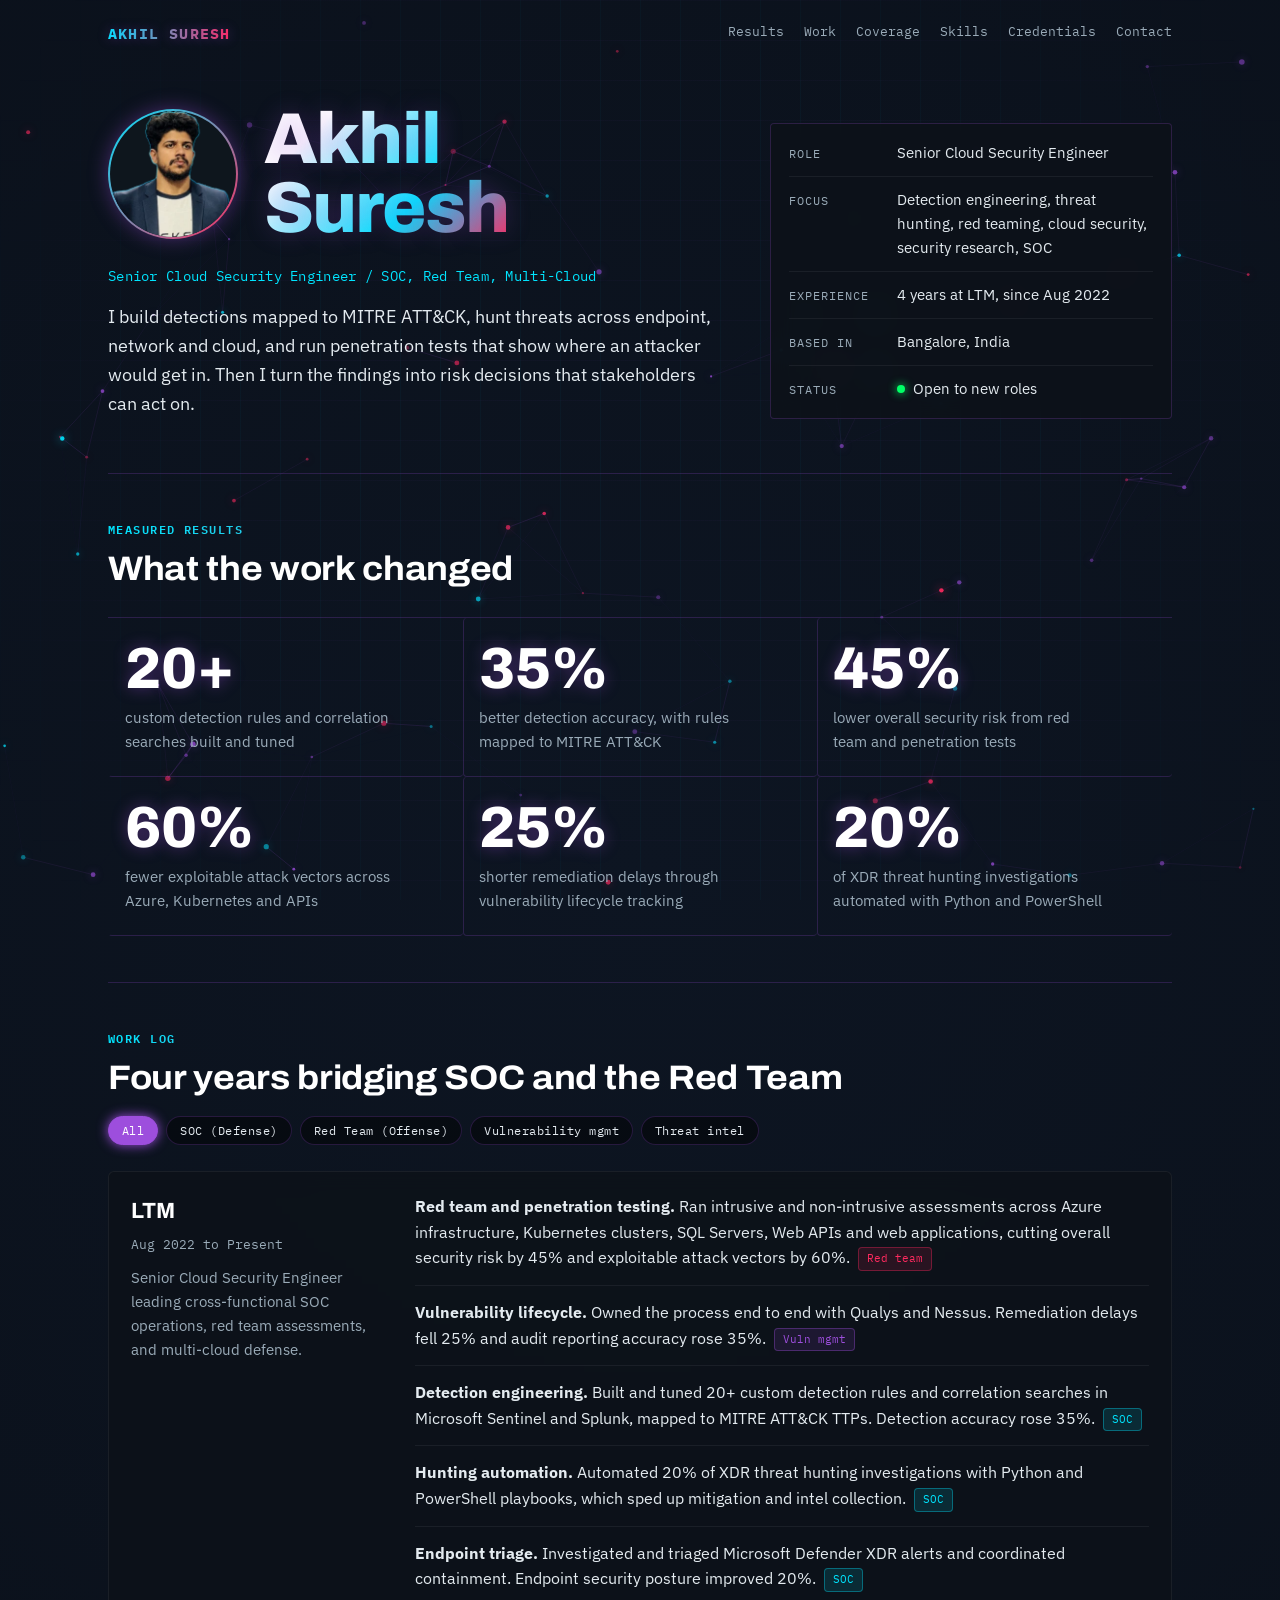
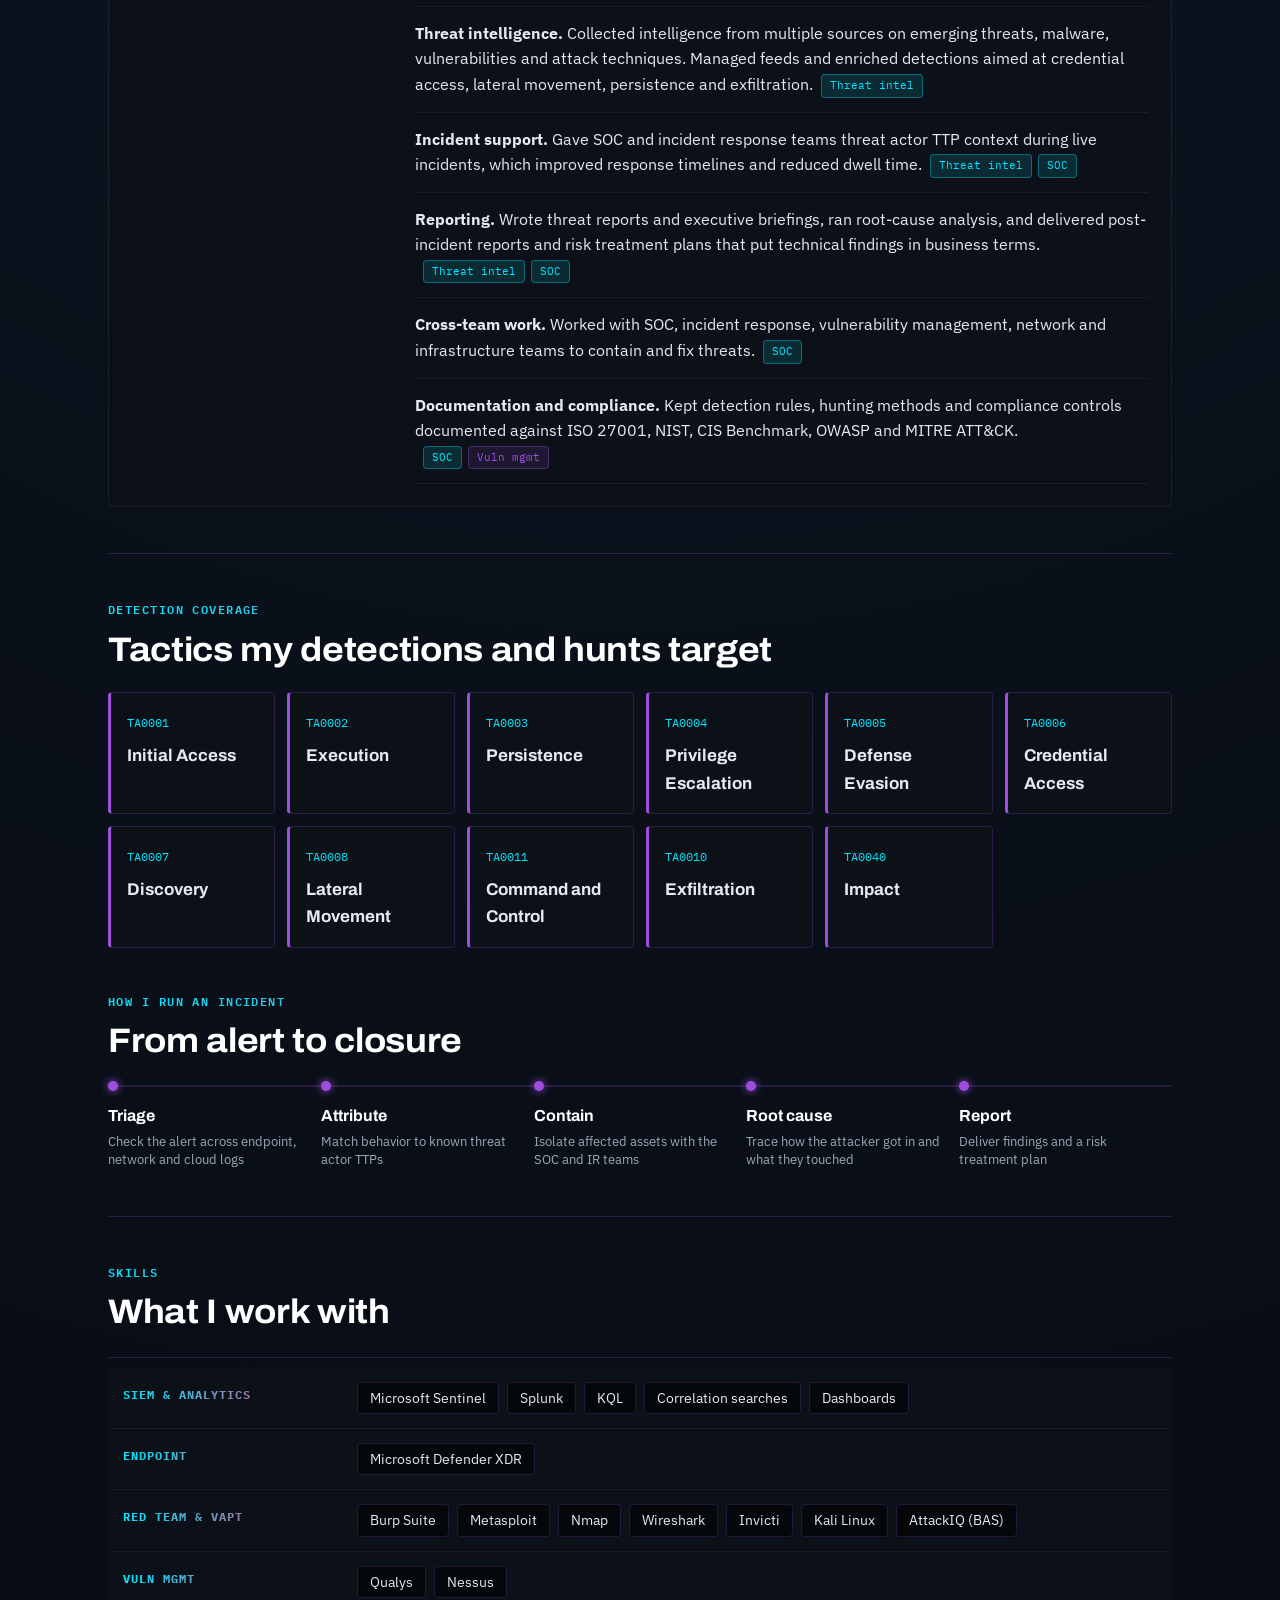
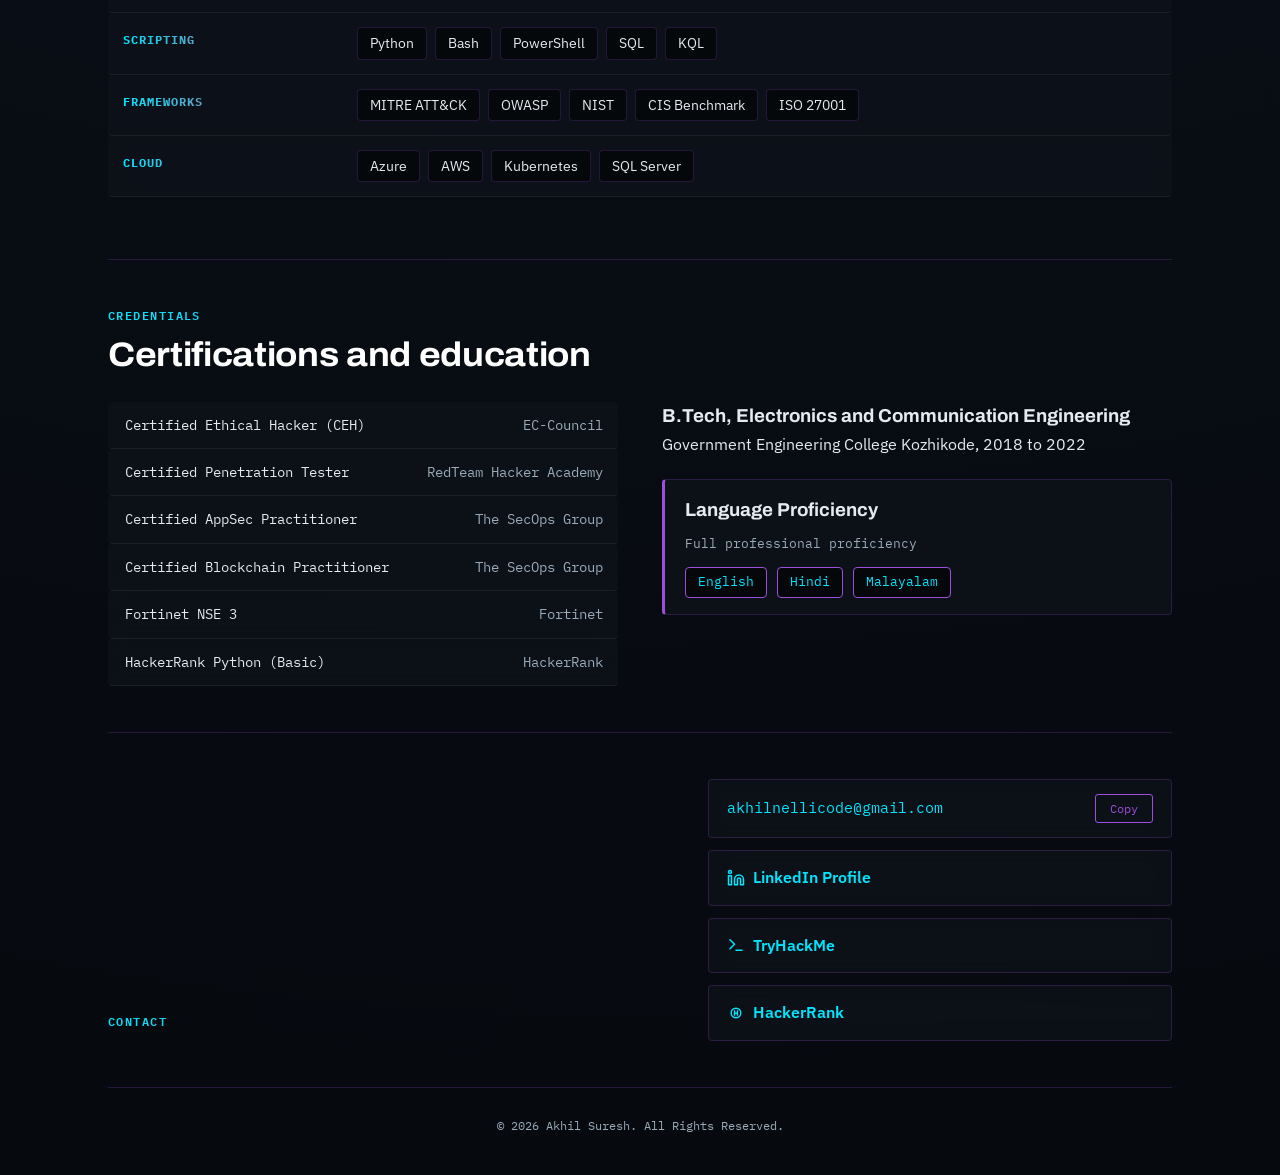
<file: index.html>
<!doctype html>
<html lang="en">
<head>
<meta charset="utf8">
<meta name="viewport" content="width=device-width,initial-scale=1,viewport-fit=cover">
<title>Akhil Suresh - Portfolio</title>
<!-- Custom Neon AS monogram favicon -->
<link rel="icon" type="image/svg+xml" href="data:image/svg+xml,%3Csvg%20xmlns%3D%22http%3A%2F%2Fwww.w3.org%2F2000%2Fsvg%22%20viewBox%3D%220%200%2064%2064%22%3E%3Cdefs%3E%3ClinearGradient%20id%3D%22n%22%20x1%3D%220%22%20y1%3D%220%22%20x2%3D%221%22%20y2%3D%221%22%3E%3Cstop%20offset%3D%220%25%22%20stop-color%3D%22%2300f5ff%22%2F%3E%3Cstop%20offset%3D%22100%25%22%20stop-color%3D%22%23a855f7%22%2F%3E%3C%2FlinearGradient%3E%3C%2Fdefs%3E%3Crect%20width%3D%2264%22%20height%3D%2264%22%20rx%3D%2215%22%20fill%3D%22%23080d18%22%2F%3E%3Crect%20x%3D%222%22%20y%3D%222%22%20width%3D%2260%22%20height%3D%2260%22%20rx%3D%2214%22%20fill%3D%22none%22%20stroke%3D%22%2326364c%22%20stroke-width%3D%221.5%22%2F%3E%3Cpath%20d%3D%22M10%2045%2022%2017%2034%2045%20M15%2035%20H29%22%20fill%3D%22none%22%20stroke%3D%22%2300f5ff%22%20stroke-width%3D%224.5%22%20stroke-linecap%3D%22round%22%20stroke-linejoin%3D%22round%22%2F%3E%3Cpath%20d%3D%22M52%2022%20C45%2014%2032%2018%2035%2026%20C37%2031%2048%2030%2049%2037%20C50%2045%2038%2049%2031%2041%22%20fill%3D%22none%22%20stroke%3D%22url%28%23n%29%22%20stroke-width%3D%224.5%22%20stroke-linecap%3D%22round%22%20stroke-linejoin%3D%22round%22%2F%3E%3C%2Fsvg%3E">
<link rel="preconnect" href="https://fonts.googleapis.com">
<link rel="preconnect" href="https://fonts.gstatic.com" crossorigin>
<link rel="stylesheet" href="https://fonts.googleapis.com/css2?family=Archivo:wdth,wght@100..125,400..800&family=IBM+Plex+Sans:wght@400;500;600&family=IBM+Plex+Mono:wght@400;500&display=swap">
<!-- External Cybersec Dual Theme Stylesheet -->
<link rel="stylesheet" href="style.css">
</head>
<body>

<!-- Live Cyber Matrix Interactive Background -->
<canvas id="cyber-canvas"></canvas>
<div class="cyber-grid-overlay"></div>

<!-- Futuristic Cybersec Loading Screen with Calibrated Delay -->
<div id="page-loader" aria-live="polite">
  <div class="loader-backdrop-glow"></div>
  <div class="loader-content">
    <div class="cyber-radar-wrapper">
      <div class="dual-ring"></div>
      <div class="radar-scan"></div>
      <div class="radar-core-icon">
        <svg viewBox="0 0 24 24" fill="none" stroke="currentColor" stroke-width="1.8" stroke-linecap="round" stroke-linejoin="round">
          <path d="M12 22s8-4 8-10V5l-8-3-8 3v7c0 6 8 10 8 10z"/>
          <path d="m9 12 2 2 4-4"/>
        </svg>
      </div>
    </div>

    <div class="loader-meta">
      <div class="loader-status">
        <span class="status-indicator"></span>
        <span id="loader-step-text">Initializing Defense Grid...</span>
      </div>
      <div class="cyber-progress">
        <div class="cyber-progress-bar"></div>
      </div>
      <div class="loader-info-row">
        <span class="sec-tag">SECOPS PROTOCOL v2.6</span>
        <span class="loader-pct-badge"><span id="loading-pct">00%</span></span>
      </div>
    </div>
  </div>
</div>

<!-- Tab Navigation Loader Bar -->
<div id="nav-loader"></div>

<div class="wrap">
  <header class="bar">
    <span class="mark">Akhil Suresh</span>
    <nav aria-label="Sections">
      <a href="#results">Results</a>
      <a href="#work">Work</a>
      <a href="#coverage">Coverage</a>
      <a href="#toolbox">Skills</a>
      <a href="#credentials">Credentials</a>
      <a href="#contact">Contact</a>
    </nav>
  </header>
</div>

<main>
<div class="wrap">
  <section class="hero" id="top">
    <div>
      <div class="hero-header">
        <img src="[data-uri]" alt="Akhil Suresh" class="hero-photo">
        <h1>Akhil<br>Suresh</h1>
      </div>
      <p class="role">Senior Cloud Security Engineer / SOC, Red Team, Multi-Cloud</p>
      <p class="lede">I build detections mapped to MITRE ATT&amp;CK, hunt threats across endpoint, network and cloud, and run penetration tests that show where an attacker would get in. Then I turn the findings into risk decisions that stakeholders can act on.</p>
    </div>
    <dl class="file">
      <div><dt>Role</dt><dd>Senior Cloud Security Engineer</dd></div>
      <div><dt>Focus</dt><dd>Detection engineering, threat hunting, red teaming, cloud security, security research, SOC</dd></div>
      <div><dt>Experience</dt><dd>4 years at LTM, since Aug 2022</dd></div>
      <div><dt>Based in</dt><dd>Bangalore, India</dd></div>
      <div><dt>Status</dt><dd class="live">Open to new roles</dd></div>
    </dl>
  </section>

  <section id="results">
    <p class="eyebrow">Measured results</p>
    <h2>What the work changed</h2>
    <div class="results">
      <div class="res"><b>20+</b><span>custom detection rules and correlation searches built and tuned</span></div>
      <div class="res"><b>35%</b><span>better detection accuracy, with rules mapped to MITRE ATT&amp;CK</span></div>
      <div class="res"><b>45%</b><span>lower overall security risk from red team and penetration tests</span></div>
      <div class="res"><b>60%</b><span>fewer exploitable attack vectors across Azure, Kubernetes and APIs</span></div>
      <div class="res"><b>25%</b><span>shorter remediation delays through vulnerability lifecycle tracking</span></div>
      <div class="res"><b>20%</b><span>of XDR threat hunting investigations automated with Python and PowerShell</span></div>
    </div>
  </section>

  <section id="work">
    <div class="head-row">
      <div>
        <p class="eyebrow">Work log</p>
        <h2>Four years bridging SOC and the Red Team</h2>
      </div>
      <div class="chips" role="group" aria-label="Filter work by area">
        <button class="chip" type="button" data-filter="all" aria-pressed="true">All</button>
        <button class="chip" type="button" data-filter="soc" aria-pressed="false">SOC (Defense)</button>
        <button class="chip" type="button" data-filter="red" aria-pressed="false">Red Team (Offense)</button>
        <button class="chip" type="button" data-filter="vuln" aria-pressed="false">Vulnerability mgmt</button>
        <button class="chip" type="button" data-filter="cti" aria-pressed="false">Threat intel</button>
      </div>
    </div>
    <article class="job">
      <div>
        <h3>LTM</h3>
        <p class="when">Aug 2022 to Present</p>
        <p class="what">Senior Cloud Security Engineer leading cross-functional SOC operations, red team assessments, and multi-cloud defense.</p>
      </div>
      <ul class="log" id="log">
        <li data-tags="red"><b>Red team and penetration testing.</b> Ran intrusive and non-intrusive assessments across Azure infrastructure, Kubernetes clusters, SQL Servers, Web APIs and web applications, cutting overall security risk by 45% and exploitable attack vectors by 60%.<span class="tags"><i class="tag-red">Red team</i></span></li>
        <li data-tags="vuln"><b>Vulnerability lifecycle.</b> Owned the process end to end with Qualys and Nessus. Remediation delays fell 25% and audit reporting accuracy rose 35%.<span class="tags"><i class="tag-purple">Vuln mgmt</i></span></li>
        <li data-tags="soc"><b>Detection engineering.</b> Built and tuned 20+ custom detection rules and correlation searches in Microsoft Sentinel and Splunk, mapped to MITRE ATT&amp;CK TTPs. Detection accuracy rose 35%.<span class="tags"><i class="tag-blue">SOC</i></span></li>
        <li data-tags="soc"><b>Hunting automation.</b> Automated 20% of XDR threat hunting investigations with Python and PowerShell playbooks, which sped up mitigation and intel collection.<span class="tags"><i class="tag-blue">SOC</i></span></li>
        <li data-tags="soc"><b>Endpoint triage.</b> Investigated and triaged Microsoft Defender XDR alerts and coordinated containment. Endpoint security posture improved 20%.<span class="tags"><i class="tag-blue">SOC</i></span></li>
        <li data-tags="cti"><b>Threat intelligence.</b> Collected intelligence from multiple sources on emerging threats, malware, vulnerabilities and attack techniques. Managed feeds and enriched detections aimed at credential access, lateral movement, persistence and exfiltration.<span class="tags"><i class="tag-blue">Threat intel</i></span></li>
        <li data-tags="cti soc"><b>Incident support.</b> Gave SOC and incident response teams threat actor TTP context during live incidents, which improved response timelines and reduced dwell time.<span class="tags"><i class="tag-blue">Threat intel</i><i class="tag-blue">SOC</i></span></li>
        <li data-tags="cti soc"><b>Reporting.</b> Wrote threat reports and executive briefings, ran root-cause analysis, and delivered post-incident reports and risk treatment plans that put technical findings in business terms.<span class="tags"><i class="tag-blue">Threat intel</i><i class="tag-blue">SOC</i></span></li>
        <li data-tags="soc"><b>Cross-team work.</b> Worked with SOC, incident response, vulnerability management, network and infrastructure teams to contain and fix threats.<span class="tags"><i class="tag-blue">SOC</i></span></li>
        <li data-tags="soc vuln"><b>Documentation and compliance.</b> Kept detection rules, hunting methods and compliance controls documented against ISO 27001, NIST, CIS Benchmark, OWASP and MITRE ATT&amp;CK.<span class="tags"><i class="tag-blue">SOC</i><i class="tag-purple">Vuln mgmt</i></span></li>
      </ul>
    </article>
  </section>

  <section id="coverage">
    <div class="two">
      <div>
        <p class="eyebrow">Detection coverage</p>
        <h2>Tactics my detections and hunts target</h2>
        <div class="tactics">
          <div class="tac"><code>TA0001</code><strong>Initial Access</strong></div>
          <div class="tac"><code>TA0002</code><strong>Execution</strong></div>
          <div class="tac"><code>TA0003</code><strong>Persistence</strong></div>
          <div class="tac"><code>TA0004</code><strong>Privilege Escalation</strong></div>
          <div class="tac"><code>TA0005</code><strong>Defense Evasion</strong></div>
          <div class="tac"><code>TA0006</code><strong>Credential Access</strong></div>
          <div class="tac"><code>TA0007</code><strong>Discovery</strong></div>
          <div class="tac"><code>TA0008</code><strong>Lateral Movement</strong></div>
          <div class="tac"><code>TA0011</code><strong>Command and Control</strong></div>
          <div class="tac"><code>TA0010</code><strong>Exfiltration</strong></div>
          <div class="tac"><code>TA0040</code><strong>Impact</strong></div>
        </div>
      </div>
      <div>
        <p class="eyebrow">How I run an incident</p>
        <h2>From alert to closure</h2>
        <ol class="flow">
          <li><strong>Triage</strong><span>Check the alert across endpoint, network and cloud logs</span></li>
          <li><strong>Attribute</strong><span>Match behavior to known threat actor TTPs</span></li>
          <li><strong>Contain</strong><span>Isolate affected assets with the SOC and IR teams</span></li>
          <li><strong>Root cause</strong><span>Trace how the attacker got in and what they touched</span></li>
          <li><strong>Report</strong><span>Deliver findings and a risk treatment plan</span></li>
        </ol>
      </div>
    </div>
  </section>

  <section id="toolbox">
    <p class="eyebrow">Skills</p>
    <h2>What I work with</h2>
    <dl class="tools">
      <div><dt>SIEM & ANALYTICS</dt><dd><span>Microsoft Sentinel</span><span>Splunk</span><span>KQL</span><span>Correlation searches</span><span>Dashboards</span></dd></div>
      <div><dt>ENDPOINT</dt><dd><span>Microsoft Defender XDR</span></dd></div>
      <div><dt>RED TEAM & VAPT</dt><dd><span>Burp Suite</span><span>Metasploit</span><span>Nmap</span><span>Wireshark</span><span>Invicti</span><span>Kali Linux</span><span>AttackIQ (BAS)</span></dd></div>
      <div><dt>VULN MGMT</dt><dd><span>Qualys</span><span>Nessus</span></dd></div>
      <div><dt>SCRIPTING</dt><dd><span>Python</span><span>Bash</span><span>PowerShell</span><span>SQL</span><span>KQL</span></dd></div>
      <div><dt>FRAMEWORKS</dt><dd><span>MITRE ATT&amp;CK</span><span>OWASP</span><span>NIST</span><span>CIS Benchmark</span><span>ISO 27001</span></dd></div>
      <div><dt>CLOUD</dt><dd><span>Azure</span><span>AWS</span><span>Kubernetes</span><span>SQL Server</span></dd></div>
    </dl>
  </section>

  <section id="credentials">
    <p class="eyebrow">Credentials</p>
    <h2>Certifications and education</h2>
    <div class="cols">
      <ul class="certs">
        <li><span>Certified Ethical Hacker (CEH)</span><span>EC-Council</span></li>
        <li><span>Certified Penetration Tester</span><span>RedTeam Hacker Academy</span></li>
        <li><span>Certified AppSec Practitioner</span><span>The SecOps Group</span></li>
        <li><span>Certified Blockchain Practitioner</span><span>The SecOps Group</span></li>
        <li><span>Fortinet NSE 3</span><span>Fortinet</span></li>
        <li><span>HackerRank Python (Basic)</span><span>HackerRank</span></li>
      </ul>
      <div>
        <h3>B.Tech, Electronics and Communication Engineering</h3>
        <p class="when">Government Engineering College Kozhikode, 2018 to 2022</p>
        
        <div class="lang-box">
          <h3>Language Proficiency</h3>
          <p class="when">Full professional proficiency</p>
          <div class="lang-tags">
            <span>English</span>
            <span>Hindi</span>
            <span>Malayalam</span>
          </div>
        </div>
      </div>
    </div>
  </section>

  <section id="contact">
    <div class="contact">
      <div>
        <p class="eyebrow">Contact</p>
      </div>
      <div class="reach">
        <div><code id="mail">akhilnellicode@gmail.com</code><button type="button" id="copy-mail">Copy</button></div>
        <div>
           <a href="https://www.linkedin.com/in/akhil-suresh-b5074820a/" target="_blank" rel="noopener">
              <svg viewBox="0 0 24 24" width="18" height="18" stroke="currentColor" stroke-width="2" fill="none" stroke-linecap="round" stroke-linejoin="round"><path d="M16 8a6 6 0 0 1 6 6v7h-4v-7a2 2 0 0 0-2-2 2 2 0 0 0-2 2v7h-4v-7a6 6 0 0 1 6-6z"></path><rect x="2" y="9" width="4" height="12"></rect><circle cx="4" cy="4" r="2"></circle></svg>
              LinkedIn Profile
           </a>
        </div>
        <div>
           <a href="https://tryhackme.com/p/Akhilsuresh" target="_blank" rel="noopener">
              <svg xmlns="http://www.w3.org/2000/svg" width="18" height="18" viewBox="0 0 24 24" fill="none" stroke="currentColor" stroke-width="2" stroke-linecap="round" stroke-linejoin="round"><polyline points="4 17 10 11 4 5"></polyline><line x1="12" y1="19" x2="20" y2="19"></line></svg>
              TryHackMe
           </a>
        </div>
        <div>
           <a href="https://www.hackerrank.com/profile/akhilnellicode" target="_blank" rel="noopener">
              <svg role="img" viewBox="0 0 24 24" xmlns="http://www.w3.org/2000/svg" width="18" height="18" fill="currentColor" stroke="none"><title>HackerRank</title><path d="M11.983 19.349h-.033a7.35 7.35 0 0 1-7.317-7.367 7.352 7.352 0 0 1 7.317-7.367h.033A7.352 7.352 0 0 1 19.3 11.982a7.35 7.35 0 0 1-7.317 7.367zm.033-12.784h-.033a5.417 5.417 0 0 0-5.383 5.417 5.417 5.417 0 0 0 5.383 5.417h.033a5.417 5.417 0 0 0 5.384-5.417 5.417 5.417 0 0 0-5.384-5.417zM14.95 8.167h-1.95v3.133h-2v-3.133H9.05v7.666h1.95v-2.8h2v2.8h1.95z"/></svg>
              HackerRank
           </a>
        </div>
      </div>
    </div>
  </section>
</div>
</main>

<div class="wrap">
  <footer>© 2026 Akhil Suresh. All Rights Reserved.</footer>
</div>

<!-- Scroll to Top Button for Mobile -->
<button type="button" id="scroll-to-top" aria-label="Scroll back to top">
  <svg viewBox="0 0 24 24" fill="none" stroke="currentColor" stroke-width="2.5" stroke-linecap="round" stroke-linejoin="round" aria-hidden="true">
    <polyline points="18 15 12 9 6 15"></polyline>
  </svg>
</button>

<script>
// --- Enhanced Cybersecurity Loader Simulation with Controlled Delay ---
(function() {
  const steps = [
    { target: 20, text: "Initializing Defense Grid..." },
    { target: 45, text: "Synchronizing MITRE ATT&CK Matrix..." },
    { target: 70, text: "Decrypting Telemetry Logs..." },
    { target: 92, text: "Verifying SOC Integrity..." },
    { target: 100, text: "SecOps Clearance Granted." }
  ];

  let currentStepIdx = 0;
  let progress = 0;
  const pctEl = document.getElementById('loading-pct');
  const barEl = document.querySelector('.cyber-progress-bar');
  const stepTextEl = document.getElementById('loader-step-text');
  const loader = document.getElementById('page-loader');
  let isDone = false;

  function updateDisplay(val) {
    if (pctEl) pctEl.innerText = (val < 10 ? '0' : '') + Math.floor(val) + '%';
    if (barEl) barEl.style.width = val + '%';
  }

  function dismissLoader() {
    if (isDone) return;
    isDone = true;
    updateDisplay(100);
    if (stepTextEl) stepTextEl.innerText = "SecOps Clearance Granted.";
    
    // Controlled smooth exit animation
    setTimeout(function() {
      if (loader) {
        loader.classList.add('loader-finished');
        setTimeout(function() {
          if (loader && loader.parentNode) {
            loader.parentNode.removeChild(loader);
          }
        }, 650);
      }
    }, 280);
  }

  // Smooth realistic incrementation simulating network socket handshakes (~1.4s delay)
  const timer = setInterval(function() {
    if (isDone) {
      clearInterval(timer);
      return;
    }

    const currentStep = steps[currentStepIdx];
    if (progress < currentStep.target) {
      // Natural variable speed
      progress += Math.random() * 3.5 + 1.2;
      if (progress > currentStep.target) progress = currentStep.target;
      updateDisplay(progress);
    } else {
      currentStepIdx++;
      if (currentStepIdx < steps.length) {
        if (stepTextEl) stepTextEl.innerText = steps[currentStepIdx].text;
      } else {
        clearInterval(timer);
        dismissLoader();
      }
    }
  }, 32);

  // Fallback safety timeout
  setTimeout(function() {
    if (!isDone) dismissLoader();
  }, 3500);
})();

// --- Live Cybersecurity Dynamic Canvas (Blue/Red Nodes, Data Packets, Mesh) ---
(function() {
  const canvas = document.getElementById('cyber-canvas');
  if (!canvas) return;
  const ctx = canvas.getContext('2d');
  let width, height;
  let particles = [];
  let packets = [];
  let mouse = { x: -1000, y: -1000, maxDist: 150 };

  function resize() {
    width = canvas.width = window.innerWidth;
    height = canvas.height = window.innerHeight;
  }
  window.addEventListener('resize', resize);
  resize();

  window.addEventListener('mousemove', (e) => {
    mouse.x = e.clientX;
    mouse.y = e.clientY;
  });
  window.addEventListener('mouseleave', () => {
    mouse.x = -1000;
    mouse.y = -1000;
  });

  // Dual Team colors
  const colors = [
    'rgba(0, 229, 255, ',   // Blue Team (SOC / Defense)
    'rgba(255, 42, 95, ',   // Red Team (Offense / Threat)
    'rgba(157, 78, 221, '   // Purple Team (Blend)
  ];

  // Adjust particle count for optimal mobile battery & 60fps performance
  const count = window.innerWidth < 640 ? 40 : 80;

  class Particle {
    constructor() {
      this.x = Math.random() * width;
      this.y = Math.random() * height;
      this.vx = (Math.random() - 0.5) * 0.75;
      this.vy = (Math.random() - 0.5) * 0.75;
      this.radius = Math.random() * 1.8 + 1;
      this.colorBase = colors[Math.floor(Math.random() * colors.length)];
      this.alpha = Math.random() * 0.5 + 0.3;
    }
    update() {
      this.x += this.vx;
      this.y += this.vy;

      if (this.x < 0) this.x = width;
      if (this.x > width) this.x = 0;
      if (this.y < 0) this.y = height;
      if (this.y > height) this.y = 0;

      // Mouse interactive repulse / pull
      const dx = mouse.x - this.x;
      const dy = mouse.y - this.y;
      const dist = Math.hypot(dx, dy);
      if (dist < mouse.maxDist) {
        const force = (mouse.maxDist - dist) / mouse.maxDist;
        this.x -= (dx / dist) * force * 1.5;
        this.y -= (dy / dist) * force * 1.5;
      }
    }
    draw() {
      ctx.beginPath();
      ctx.arc(this.x, this.y, this.radius, 0, Math.PI * 2);
      ctx.fillStyle = this.colorBase + this.alpha + ')';
      ctx.shadowBlur = 8;
      ctx.shadowColor = this.colorBase + '0.6)';
      ctx.fill();
      ctx.shadowBlur = 0;
    }
  }

  // Network packet flow simulation along active vectors
  class Packet {
    constructor(p1, p2) {
      this.p1 = p1;
      this.p2 = p2;
      this.progress = 0;
      this.speed = Math.random() * 0.015 + 0.008;
      this.color = Math.random() > 0.5 ? 'rgba(0, 229, 255, 0.9)' : 'rgba(255, 42, 95, 0.9)';
    }
    update() {
      this.progress += this.speed;
      return this.progress <= 1;
    }
    draw() {
      const curX = this.p1.x + (this.p2.x - this.p1.x) * this.progress;
      const curY = this.p1.y + (this.p2.y - this.p1.y) * this.progress;
      ctx.beginPath();
      ctx.arc(curX, curY, 2.2, 0, Math.PI * 2);
      ctx.fillStyle = this.color;
      ctx.shadowBlur = 10;
      ctx.shadowColor = this.color;
      ctx.fill();
      ctx.shadowBlur = 0;
    }
  }

  for (let i = 0; i < count; i++) {
    particles.push(new Particle());
  }

  function animate() {
    ctx.clearRect(0, 0, width, height);

    // Update & draw particles
    for (let i = 0; i < particles.length; i++) {
      particles[i].update();
      particles[i].draw();
    }

    // Connect mesh vectors
    const maxLinkDist = window.innerWidth < 640 ? 95 : 130;
    for (let i = 0; i < particles.length; i++) {
      for (let j = i + 1; j < particles.length; j++) {
        const dx = particles[i].x - particles[j].x;
        const dy = particles[i].y - particles[j].y;
        const dist = Math.hypot(dx, dy);

        if (dist < maxLinkDist) {
          const alpha = (1 - dist / maxLinkDist) * 0.22;
          ctx.beginPath();
          ctx.moveTo(particles[i].x, particles[i].y);
          ctx.lineTo(particles[j].x, particles[j].y);
          ctx.strokeStyle = `rgba(157, 78, 221, ${alpha})`;
          ctx.lineWidth = 0.9;
          ctx.stroke();

          // Spawn occasional cyber data packet transfer between nodes
          if (Math.random() < 0.00035 && packets.length < 12) {
            packets.push(new Packet(particles[i], particles[j]));
          }
        }
      }
    }

    // Update and draw live data packets
    for (let i = packets.length - 1; i >= 0; i--) {
      if (packets[i].update()) {
        packets[i].draw();
      } else {
        packets.splice(i, 1);
      }
    }

    requestAnimationFrame(animate);
  }
  requestAnimationFrame(animate);
})();

// --- Enhanced Glitch Scan Navigation Effect ---
document.querySelectorAll('.bar nav a').forEach(link => {
  link.addEventListener('click', () => {
    const targetId = link.getAttribute('href');
    if (targetId && targetId.startsWith('#')) {
      const navLoader = document.getElementById('nav-loader');
      if (navLoader) {
        navLoader.style.transition = 'none';
        navLoader.style.transform = 'scaleX(0)';
        setTimeout(() => {
          navLoader.style.transition = 'transform 0.4s cubic-bezier(0.16, 1, 0.3, 1)';
          navLoader.style.transform = 'scaleX(1)';
          setTimeout(() => {
            navLoader.style.opacity = '0';
            setTimeout(() => {
              navLoader.style.transform = 'scaleX(0)';
              navLoader.style.opacity = '1';
            }, 300);
          }, 500);
        }, 50);
      }

      const targetSec = document.querySelector(targetId);
      if(targetSec) {
        targetSec.classList.remove('glitch-anim');
        void targetSec.offsetWidth;
        targetSec.classList.add('glitch-anim');
      }
    }
  });
});

// --- Filtering & Copy Email logic & Scroll to Top ---
(function () {
  var chips = document.querySelectorAll('.chip');
  var items = document.querySelectorAll('#log li');
  chips.forEach(function (chip) {
    chip.addEventListener('click', function () {
      var f = chip.getAttribute('data-filter');
      chips.forEach(function (c) { c.setAttribute('aria-pressed', c === chip ? 'true' : 'false'); });
      items.forEach(function (li) {
        var tags = (li.getAttribute('data-tags') || '').split(' ');
        li.hidden = !(f === 'all' || tags.indexOf(f) !== -1);
      });
    });
  });

  // Section Scroll Animation
  var sectionObserver = new IntersectionObserver(function(entries, observer) {
    entries.forEach(function(entry) {
      if (entry.isIntersecting) {
        entry.target.classList.add('visible');
        observer.unobserve(entry.target);
      }
    });
  }, { threshold: 0.1 });

  document.querySelectorAll('section').forEach(function(sec) {
    sectionObserver.observe(sec);
  });

  var btn = document.getElementById('copy-mail');
  var code = document.getElementById('mail');
  if(btn && code) {
    btn.addEventListener('click', function () {
      var done = function () {
        btn.textContent = 'Copied';
        setTimeout(function () { btn.textContent = 'Copy'; }, 1600);
      };
      var select = function () {
        var r = document.createRange();
        r.selectNodeContents(code);
        var s = window.getSelection();
        s.removeAllRanges();
        s.addRange(r);
        btn.textContent = 'Press copy';
      };
      try { navigator.clipboard.writeText(code.textContent).then(done, select); } catch (e) { select(); }
    });
  }

  // Mobile Scroll-to-Top Logic
  var scrollTopBtn = document.getElementById('scroll-to-top');
  if (scrollTopBtn) {
    var checkScroll = function() {
      if (window.scrollY > 280) {
        scrollTopBtn.classList.add('show');
      } else {
        scrollTopBtn.classList.remove('show');
      }
    };

    window.addEventListener('scroll', checkScroll, { passive: true });

    scrollTopBtn.addEventListener('click', function() {
      window.scrollTo({
        top: 0,
        behavior: 'smooth'
      });
    });
  }
})();
</script>

</body>
</html>
</file>
<file: style.css>
/* ==========================================================================
   Akhil Suresh - Cloud Security Engineer Portfolio Theme
   Theme: Dual Cyber Threat Edition (Red Team Offense / Blue Team Defense)
   ========================================================================== */

/* --------------------------------------------------------------------------
   1. Theme Variables & Reset
   -------------------------------------------------------------------------- */
:root {
  --bg: #080c12;
  --bg-gradient: radial-gradient(circle at 50% 20%, #0d1522 0%, #06090e 100%);
  --surface: rgba(13, 18, 25, 0.85);
  --surface-hover: rgba(20, 28, 38, 0.95);
  --surface-solid: #0d1219;
  
  --ink: #e4ebf0;
  --muted: #9aabb8;
  --faint: rgba(228, 235, 240, 0.08);

  /* Dual Cybersecurity Palette */
  --accent-blue: #00e5ff;   /* Blue Team: Defense, Monitoring, SOC */
  --accent-blue-glow: rgba(0, 229, 255, 0.35);
  --accent-red: #ff2a5f;    /* Red Team: Attack Vectors, VAPT, Exploitation */
  --accent-red-glow: rgba(255, 42, 95, 0.35);
  --accent-purple: #9d4edd; /* Purple Team / Hybrid SecOps Blend */
  --accent-purple-glow: rgba(157, 78, 221, 0.35);
  --accent-gold: #ffaa00;   /* Threat Intelligence / CTI */

  --line: rgba(157, 78, 221, 0.22);
  --line-light: rgba(255, 255, 255, 0.06);

  /* Typography */
  --f-display: "Archivo", -apple-system, BlinkMacSystemFont, "Segoe UI", Roboto, sans-serif;
  --f-body: "IBM Plex Sans", -apple-system, BlinkMacSystemFont, "Segoe UI", Roboto, sans-serif;
  --f-mono: "IBM Plex Mono", ui-monospace, SFMono-Regular, Menlo, Monaco, Consolas, monospace;

  /* Transitions */
  --ease-smooth: cubic-bezier(0.16, 1, 0.3, 1);
  --trans-fast: 0.2s ease;
  --trans-base: 0.3s ease;
}

*, *::before, *::after {
  box-sizing: border-box;
}

html {
  scroll-behavior: smooth;
  font-size: 16px;
  overflow-x: hidden;
  max-width: 100%;
}

body {
  margin: 0;
  padding: 0;
  min-height: 100vh;
  position: relative;
  background-color: var(--bg);
  background-image: var(--bg-gradient);
  color: var(--ink);
  font-family: var(--f-body);
  line-height: 1.6;
  overflow-x: hidden;
  max-width: 100%;
  -webkit-font-smoothing: antialiased;
  -moz-osx-font-smoothing: grayscale;
}

/* --------------------------------------------------------------------------
   2. Live Cybersecurity Dynamic Canvas & Grid Matrix
   -------------------------------------------------------------------------- */
#cyber-canvas {
  position: fixed;
  inset: 0;
  width: 100vw;
  height: 100vh;
  z-index: -2;
  pointer-events: none;
  background: transparent;
  display: block;
}

/* Digital Grid Matrix Overlay */
.cyber-grid-overlay {
  position: fixed;
  inset: 0;
  width: 100%;
  height: 100%;
  z-index: -1;
  pointer-events: none;
  background-image: 
    linear-gradient(to right, rgba(0, 229, 255, 0.03) 1px, transparent 1px),
    linear-gradient(to bottom, rgba(157, 78, 221, 0.03) 1px, transparent 1px);
  background-size: 40px 40px;
  mask-image: radial-gradient(circle at 50% 50%, black 50%, transparent 95%);
  -webkit-mask-image: radial-gradient(circle at 50% 50%, black 50%, transparent 95%);
}

/* --------------------------------------------------------------------------
   3. Enhanced Cybersec Loading Screen
   -------------------------------------------------------------------------- */
#page-loader {
  position: fixed;
  inset: 0;
  background: #05080e;
  z-index: 99999;
  display: flex;
  align-items: center;
  justify-content: center;
  font-family: var(--f-mono);
  color: var(--ink);
  overflow: hidden;
  transition: opacity 0.65s var(--ease-smooth), transform 0.65s var(--ease-smooth), visibility 0.65s;
}

#page-loader.loader-finished {
  opacity: 0;
  transform: scale(1.04);
  pointer-events: none;
  visibility: hidden;
}

.loader-backdrop-glow {
  position: absolute;
  width: 480px;
  height: 480px;
  border-radius: 50%;
  background: radial-gradient(circle, rgba(0, 229, 255, 0.09) 0%, rgba(157, 78, 221, 0.06) 45%, transparent 70%);
  filter: blur(40px);
  pointer-events: none;
  animation: pulse-glow 3s ease-in-out infinite alternate;
}

@keyframes pulse-glow {
  0% { transform: scale(0.9); opacity: 0.7; }
  100% { transform: scale(1.15); opacity: 1; }
}

.loader-content {
  position: relative;
  z-index: 2;
  display: flex;
  flex-direction: column;
  align-items: center;
  width: min(380px, 88vw);
}

.cyber-radar-wrapper {
  position: relative;
  width: 104px;
  height: 104px;
  display: flex;
  align-items: center;
  justify-content: center;
  margin-bottom: 28px;
}

.dual-ring {
  position: absolute;
  inset: 0;
  border-radius: 50%;
}

.dual-ring::before,
.dual-ring::after {
  content: '';
  position: absolute;
  inset: 0;
  border-radius: 50%;
  border: 2.5px solid transparent;
}

.dual-ring::before {
  border-top-color: var(--accent-blue);
  border-left-color: var(--accent-blue);
  animation: spin-blue 1.8s cubic-bezier(0.68, -0.55, 0.265, 1.55) infinite;
  box-shadow: 0 0 18px var(--accent-blue-glow);
}

.dual-ring::after {
  inset: 6px;
  border-bottom-color: var(--accent-red);
  border-right-color: var(--accent-red);
  animation: spin-red 1.8s cubic-bezier(0.68, -0.55, 0.265, 1.55) infinite;
  box-shadow: 0 0 18px var(--accent-red-glow);
}

.radar-scan {
  position: absolute;
  inset: 12px;
  border-radius: 50%;
  border: 1px dashed rgba(157, 78, 221, 0.35);
  animation: spin-radar 5s linear infinite;
}

.radar-core-icon {
  width: 32px;
  height: 32px;
  color: var(--accent-blue);
  display: flex;
  align-items: center;
  justify-content: center;
  filter: drop-shadow(0 0 10px var(--accent-blue));
  animation: icon-float 2s ease-in-out infinite alternate;
}

.radar-core-icon svg {
  width: 100%;
  height: 100%;
}

@keyframes spin-blue {
  0%   { transform: rotate(0deg); }
  50%  { transform: rotate(180deg) scale(1.05); }
  100% { transform: rotate(360deg); }
}

@keyframes spin-red {
  0%   { transform: rotate(360deg); }
  50%  { transform: rotate(180deg) scale(0.96); }
  100% { transform: rotate(0deg); }
}

@keyframes spin-radar {
  from { transform: rotate(0deg); }
  to { transform: rotate(360deg); }
}

@keyframes icon-float {
  0% { transform: scale(0.95); opacity: 0.85; }
  100% { transform: scale(1.08); opacity: 1; }
}

.loader-meta {
  width: 100%;
  display: flex;
  flex-direction: column;
}

.loader-status {
  display: flex;
  align-items: center;
  gap: 8px;
  margin-bottom: 12px;
  font-size: 13px;
  color: var(--ink);
  letter-spacing: 0.04em;
  min-height: 20px;
}

.status-indicator {
  width: 7px;
  height: 7px;
  border-radius: 50%;
  background: var(--accent-blue);
  box-shadow: 0 0 8px var(--accent-blue);
  animation: pulse-dot 1.2s infinite ease-in-out;
}

.cyber-progress {
  width: 100%;
  height: 5px;
  background: rgba(255, 255, 255, 0.06);
  border-radius: 3px;
  overflow: hidden;
  position: relative;
  border: 1px solid rgba(157, 78, 221, 0.2);
}

.cyber-progress-bar {
  width: 0%;
  height: 100%;
  background: linear-gradient(90deg, var(--accent-blue), var(--accent-purple), var(--accent-red));
  box-shadow: 0 0 14px var(--accent-purple);
  transition: width 0.12s ease-out;
  border-radius: 3px;
}

.loader-info-row {
  display: flex;
  justify-content: space-between;
  align-items: center;
  margin-top: 10px;
  font-size: 11px;
  color: var(--muted);
  letter-spacing: 0.08em;
}

.sec-tag {
  color: rgba(255, 255, 255, 0.45);
}

.loader-pct-badge {
  font-weight: 700;
  color: var(--accent-blue);
  text-shadow: 0 0 10px var(--accent-blue-glow);
}

/* --------------------------------------------------------------------------
   4. Top Cyber Scan Navigation Bar
   -------------------------------------------------------------------------- */
#nav-loader {
  position: fixed;
  top: 0;
  left: 0;
  width: 100%;
  height: 3px;
  background: linear-gradient(90deg, var(--accent-blue), var(--accent-purple), var(--accent-red));
  z-index: 9998;
  transform: scaleX(0);
  transform-origin: center;
  box-shadow: 0 0 15px var(--accent-purple);
  pointer-events: none;
}

/* --------------------------------------------------------------------------
   5. General Structure & Typography
   -------------------------------------------------------------------------- */
.wrap {
  max-width: 1100px;
  margin-inline: auto;
  padding-left: max(18px, env(safe-area-inset-left, 0px));
  padding-right: max(18px, env(safe-area-inset-right, 0px));
}

a {
  color: var(--accent-blue);
  text-decoration: none;
  text-underline-offset: 3px;
  transition: color var(--trans-base);
}

a:hover {
  color: var(--accent-red);
}

a:focus-visible,
button:focus-visible {
  outline: 2px solid var(--accent-purple);
  outline-offset: 3px;
  border-radius: 2px;
}

section {
  padding-block: 46px;
  border-top: 1px solid var(--line);
  opacity: 0;
  transform: translateY(32px);
  transition: opacity 0.75s var(--ease-smooth), transform 0.75s var(--ease-smooth);
}

section.visible {
  opacity: 1;
  transform: translateY(0);
}

section:first-of-type {
  border-top: none;
}

.eyebrow {
  font-family: var(--f-mono);
  font-size: 12px;
  letter-spacing: 0.12em;
  text-transform: uppercase;
  margin: 0 0 10px;
  background: linear-gradient(90deg, var(--accent-blue), var(--accent-red));
  -webkit-background-clip: text;
  background-clip: text;
  color: transparent;
  font-weight: 600;
}

h1, h2, h3 {
  font-family: var(--f-display);
  margin: 0;
  text-wrap: balance;
}

h2 {
  font-size: clamp(25px, 4vw, 34px);
  font-weight: 700;
  font-stretch: 108%;
  line-height: 1.18;
  letter-spacing: -0.01em;
  color: #fff;
}

p {
  margin: 0;
}

/* --------------------------------------------------------------------------
   6. Header & Navigation
   -------------------------------------------------------------------------- */
.bar {
  display: flex;
  flex-wrap: wrap;
  gap: 12px 24px;
  justify-content: space-between;
  align-items: center;
  padding-block: 22px;
}

.mark {
  font-family: var(--f-mono);
  font-size: 15px;
  letter-spacing: 0.08em;
  text-transform: uppercase;
  font-weight: 700;
  background: linear-gradient(90deg, var(--accent-blue), var(--accent-red));
  -webkit-background-clip: text;
  background-clip: text;
  color: transparent;
  text-shadow: 0 0 12px rgba(157, 78, 221, 0.35);
}

.bar nav {
  display: flex;
  flex-wrap: wrap;
  gap: 6px 20px;
  font-family: var(--f-mono);
  font-size: 13px;
}

.bar nav a {
  position: relative;
  color: var(--muted);
  transition: color var(--trans-base);
  padding-bottom: 4px;
}

.bar nav a:hover {
  color: #fff;
}

.bar nav a::after {
  content: '';
  position: absolute;
  width: 0;
  height: 2px;
  bottom: 0;
  left: 50%;
  background: linear-gradient(90deg, var(--accent-blue), var(--accent-red));
  transition: width var(--trans-base), left var(--trans-base);
}

.bar nav a:hover::after {
  width: 100%;
  left: 0;
  box-shadow: 0 0 8px var(--accent-purple);
}

/* --------------------------------------------------------------------------
   7. Hero Section & Intel Card
   -------------------------------------------------------------------------- */
.hero {
  display: grid;
  grid-template-columns: minmax(0, 1.55fr) minmax(0, 1fr);
  gap: 40px;
  align-items: end;
  padding-block: 36px 54px;
}

.hero-header {
  display: flex;
  align-items: center;
  gap: 26px;
  margin-bottom: 22px;
}

.hero-photo {
  width: 130px;
  height: 130px;
  border-radius: 50%;
  object-fit: cover;
  border: 2px solid transparent;
  background-image: linear-gradient(#0e161d, #0e161d), linear-gradient(135deg, var(--accent-blue), var(--accent-red));
  background-origin: border-box;
  background-clip: content-box, border-box;
  box-shadow: 0 0 20px rgba(157, 78, 221, 0.4);
  transition: transform 0.4s var(--ease-smooth), box-shadow 0.4s var(--ease-smooth);
}

.hero-photo:hover {
  transform: scale(1.05) rotate(2deg);
  box-shadow: 0 0 28px rgba(255, 42, 95, 0.55), 0 0 28px rgba(0, 229, 255, 0.55);
}

h1 {
  font-size: clamp(40px, 8vw, 72px);
  font-weight: 800;
  line-height: 0.96;
  letter-spacing: -0.025em;
  background: linear-gradient(135deg, #ffffff 20%, var(--accent-blue) 65%, var(--accent-red) 100%);
  -webkit-background-clip: text;
  background-clip: text;
  color: transparent;
  text-shadow: 0 0 25px rgba(157, 78, 221, 0.25);
}

.role {
  font-family: var(--f-mono);
  font-size: 14px;
  color: var(--accent-blue);
  margin: 18px 0 16px;
  letter-spacing: 0.02em;
}

.lede {
  max-width: 56ch;
  font-size: 18px;
  color: var(--ink);
}

.file {
  margin: 0;
  border: 1px solid var(--line);
  background: var(--surface);
  padding: 6px 18px;
  backdrop-filter: blur(12px);
  -webkit-backdrop-filter: blur(12px);
  transition: transform var(--trans-base), border-color var(--trans-base), box-shadow var(--trans-base);
  border-radius: 4px;
}

.file:hover {
  border-color: var(--accent-purple);
  box-shadow: 0 5px 22px rgba(157, 78, 221, 0.18);
  transform: translateY(-2px);
}

.file div {
  display: grid;
  grid-template-columns: 96px minmax(0, 1fr);
  gap: 12px;
  padding: 11px 0;
  border-bottom: 1px solid var(--line-light);
}

.file div:last-child {
  border-bottom: none;
}

.file dt {
  font-family: var(--f-mono);
  font-size: 12px;
  letter-spacing: 0.08em;
  text-transform: uppercase;
  color: var(--muted);
  padding-top: 3px;
}

.file dd {
  margin: 0;
  font-size: 15px;
}

.live {
  display: inline-flex;
  align-items: center;
  gap: 8px;
}

.live::before {
  content: "";
  width: 8px;
  height: 8px;
  border-radius: 50%;
  background: #00ff66;
  box-shadow: 0 0 10px #00ff66;
  animation: pulse-dot 2s infinite ease-in-out;
}

@keyframes pulse-dot {
  0%, 100% { opacity: 1; transform: scale(1); }
  50%      { opacity: 0.35; transform: scale(0.85); }
}

/* --------------------------------------------------------------------------
   8. Measured Results Section
   -------------------------------------------------------------------------- */
.results {
  display: grid;
  grid-template-columns: repeat(3, minmax(0, 1fr));
  margin-top: 28px;
  border-top: 1px solid var(--line);
}

.res {
  padding: 22px 22px 22px 15px;
  border-bottom: 1px solid var(--line);
  border-radius: 4px;
  border-left: 2px solid transparent;
}

.res:nth-child(3n+2),
.res:nth-child(3n) {
  border-left: 1px solid var(--line);
}

.res:hover {
  border-left-color: var(--accent-blue);
}

.res:nth-child(even):hover {
  border-left-color: var(--accent-red);
}

.res b {
  display: block;
  font-family: var(--f-display);
  font-weight: 800;
  font-size: clamp(38px, 6vw, 58px);
  line-height: 1;
  color: #fff;
  text-shadow: 0 0 16px rgba(157, 78, 221, 0.4);
}

.res span {
  display: block;
  margin-top: 8px;
  color: var(--muted);
  font-size: 15px;
  max-width: 30ch;
}

/* --------------------------------------------------------------------------
   9. Work Log & Interactive Chips
   -------------------------------------------------------------------------- */
.head-row {
  display: flex;
  flex-wrap: wrap;
  gap: 18px 32px;
  justify-content: space-between;
  align-items: end;
}

.chips {
  display: flex;
  flex-wrap: wrap;
  gap: 8px;
}

.chip {
  font-family: var(--f-mono);
  font-size: 12px;
  letter-spacing: 0.04em;
  padding: 6px 13px;
  border: 1px solid var(--line);
  background: rgba(0, 0, 0, 0.45);
  color: var(--ink);
  border-radius: 999px;
  cursor: pointer;
  transition: all var(--trans-base);
}

.chip:hover {
  border-color: var(--accent-purple);
  box-shadow: 0 0 10px rgba(157, 78, 221, 0.35);
}

.chip[data-filter="all"][aria-pressed="true"] {
  background: var(--accent-purple);
  border-color: var(--accent-purple);
  color: #fff;
  box-shadow: 0 0 12px var(--accent-purple);
}

.chip[data-filter="soc"][aria-pressed="true"] {
  background: var(--accent-blue);
  border-color: var(--accent-blue);
  color: #000;
  font-weight: 600;
  box-shadow: 0 0 12px var(--accent-blue);
}

.chip[data-filter="red"][aria-pressed="true"] {
  background: var(--accent-red);
  border-color: var(--accent-red);
  color: #fff;
  box-shadow: 0 0 12px var(--accent-red);
}

.chip[data-filter="vuln"][aria-pressed="true"] {
  background: var(--accent-purple);
  border-color: var(--accent-purple);
  color: #fff;
  box-shadow: 0 0 12px var(--accent-purple);
}

.chip[data-filter="cti"][aria-pressed="true"] {
  background: var(--accent-gold);
  border-color: var(--accent-gold);
  color: #000;
  font-weight: 600;
  box-shadow: 0 0 12px var(--accent-gold);
}

.job {
  margin-top: 26px;
  display: grid;
  grid-template-columns: minmax(0, 240px) minmax(0, 1fr);
  gap: 28px 44px;
  padding: 22px;
  border-radius: 6px;
  border: 1px solid var(--line-light);
  background: var(--surface);
  backdrop-filter: blur(10px);
  -webkit-backdrop-filter: blur(10px);
}

.job h3 {
  font-size: 22px;
  font-weight: 700;
  color: #fff;
}

.job .when {
  font-family: var(--f-mono);
  font-size: 13px;
  color: var(--muted);
  margin-top: 6px;
}

.job .what {
  color: var(--muted);
  font-size: 15px;
  margin-top: 10px;
}

.log {
  list-style: none;
  margin: 0;
  padding: 0;
  min-width: 0;
}

.log li {
  padding: 14px 0;
  border-bottom: 1px solid var(--line-light);
  transition: color var(--trans-fast);
}

.log li:hover {
  color: #fff;
}

.log li:first-child {
  padding-top: 0;
}

.tags {
  display: inline-flex;
  gap: 6px;
  margin-left: 8px;
  vertical-align: 1px;
}

.tag-red {
  font-style: normal;
  font-family: var(--f-mono);
  font-size: 11px;
  color: var(--accent-red);
  background: rgba(255, 42, 95, 0.12);
  padding: 2px 8px;
  border-radius: 4px;
  border: 1px solid rgba(255, 42, 95, 0.35);
}

.tag-blue {
  font-style: normal;
  font-family: var(--f-mono);
  font-size: 11px;
  color: var(--accent-blue);
  background: rgba(0, 229, 255, 0.12);
  padding: 2px 8px;
  border-radius: 4px;
  border: 1px solid rgba(0, 229, 255, 0.35);
}

.tag-purple {
  font-style: normal;
  font-family: var(--f-mono);
  font-size: 11px;
  color: var(--accent-purple);
  background: rgba(157, 78, 221, 0.12);
  padding: 2px 8px;
  border-radius: 4px;
  border: 1px solid rgba(157, 78, 221, 0.35);
}

/* --------------------------------------------------------------------------
   10. Detection Coverage & Incident Response Flow
   -------------------------------------------------------------------------- */
.two {
  display: grid;
  grid-template-columns: minmax(0, 1fr);
  gap: 44px;
}

.tactics {
  display: grid;
  grid-template-columns: repeat(auto-fill, minmax(165px, 1fr));
  margin-top: 22px;
  gap: 12px;
}

.tac {
  padding: 16px;
  border: 1px solid var(--line);
  background: var(--surface);
  border-left: 3px solid var(--accent-purple);
  border-radius: 4px;
  cursor: default;
  backdrop-filter: blur(8px);
  -webkit-backdrop-filter: blur(8px);
}

.tac:hover {
  border-left-color: var(--accent-red);
}

.tac code {
  font-family: var(--f-mono);
  font-size: 12px;
  color: var(--accent-blue);
}

.tac:hover code {
  color: var(--accent-red);
}

.tac strong {
  display: block;
  margin-top: 8px;
  font-family: var(--f-display);
  font-size: 17px;
}

.flow {
  list-style: none;
  margin: 24px 0 0;
  padding: 0;
  display: grid;
  grid-template-columns: repeat(5, minmax(0, 1fr));
  gap: 0;
}

.flow li {
  position: relative;
  padding: 16px 14px 0 0;
  border-top: 2px solid var(--line);
  transition: transform var(--trans-base);
}

.flow li:hover {
  transform: translateY(-3px);
  border-top-color: var(--accent-blue);
}

.flow li:nth-child(even):hover {
  border-top-color: var(--accent-red);
}

.flow li::before {
  content: "";
  position: absolute;
  top: -6px;
  left: 0;
  width: 10px;
  height: 10px;
  background: var(--accent-purple);
  border-radius: 50%;
  box-shadow: 0 0 8px var(--accent-purple);
  transition: transform var(--trans-base), box-shadow var(--trans-base), background var(--trans-base);
}

.flow li:hover::before {
  transform: scale(1.5);
  background: var(--accent-blue);
  box-shadow: 0 0 15px var(--accent-blue);
}

.flow li:nth-child(even):hover::before {
  background: var(--accent-red);
  box-shadow: 0 0 15px var(--accent-red);
}

.flow strong {
  display: block;
  font-family: var(--f-display);
  font-size: 16px;
  color: #fff;
  margin-bottom: 4px;
}

.flow span {
  font-size: 13px;
  color: var(--muted);
  line-height: 1.45;
  display: block;
}

/* --------------------------------------------------------------------------
   11. Skills & Toolbox
   -------------------------------------------------------------------------- */
.tools {
  margin-top: 24px;
  border-top: 1px solid var(--line);
  padding-top: 10px;
}

.tools div {
  display: grid;
  grid-template-columns: 210px minmax(0, 1fr);
  gap: 8px 24px;
  padding: 14px 15px;
  border-bottom: 1px solid var(--line-light);
  border-radius: 4px;
  background: var(--surface);
  backdrop-filter: blur(8px);
  -webkit-backdrop-filter: blur(8px);
}

.tools dt {
  font-family: var(--f-mono);
  font-size: 12px;
  padding-top: 3px;
  letter-spacing: 1px;
  background: linear-gradient(90deg, var(--accent-blue), var(--accent-red));
  -webkit-background-clip: text;
  background-clip: text;
  color: transparent;
  font-weight: 700;
}

.tools dd {
  margin: 0;
  display: flex;
  flex-wrap: wrap;
  gap: 8px;
}

.tools dd span {
  font-size: 14px;
  padding: 4px 12px;
  background: rgba(0, 0, 0, 0.5);
  border: 1px solid var(--line);
  border-radius: 4px;
  transition: border-color var(--trans-fast), background var(--trans-fast), transform var(--trans-fast);
  color: var(--ink);
}

.tools div:hover dd span {
  border-color: rgba(157, 78, 221, 0.4);
}

.tools dd span:hover {
  background: rgba(157, 78, 221, 0.22);
  border-color: var(--accent-purple);
  transform: translateY(-2px);
  color: #fff;
}

/* --------------------------------------------------------------------------
   12. Credentials, Languages & Contact Section
   -------------------------------------------------------------------------- */
.cols {
  display: grid;
  grid-template-columns: repeat(2, minmax(0, 1fr));
  gap: 28px 44px;
  margin-top: 26px;
}

.certs {
  list-style: none;
  margin: 0;
  padding: 0;
}

.certs li {
  padding: 12px 15px;
  border-bottom: 1px solid var(--line-light);
  display: flex;
  justify-content: space-between;
  border-radius: 4px;
  background: var(--surface);
  border-left: 2px solid transparent;
  backdrop-filter: blur(8px);
  -webkit-backdrop-filter: blur(8px);
}

.certs li:hover {
  border-left-color: var(--accent-blue);
}

.certs li:nth-child(even):hover {
  border-left-color: var(--accent-red);
}

.certs li span {
  color: var(--muted);
  font-size: 14px;
  font-family: var(--f-mono);
}

.certs li span:first-child {
  color: var(--ink);
}

.lang-box {
  padding: 16px 20px;
  border: 1px solid var(--line);
  background: var(--surface);
  border-radius: 4px;
  margin-top: 22px;
  border-left: 3px solid var(--accent-purple);
  backdrop-filter: blur(8px);
  -webkit-backdrop-filter: blur(8px);
}

.lang-box:hover {
  border-left-color: var(--accent-red);
}

.lang-box h3 {
  margin-bottom: 8px;
}

.lang-box .when {
  font-family: var(--f-mono);
  font-size: 13px;
  color: var(--muted);
  margin-bottom: 12px;
}

.lang-tags {
  display: flex;
  flex-wrap: wrap;
  gap: 10px;
}

.lang-tags span {
  font-family: var(--f-mono);
  font-size: 13px;
  padding: 4px 12px;
  background: rgba(0, 0, 0, 0.5);
  border: 1px solid var(--accent-purple);
  color: var(--accent-blue);
  border-radius: 4px;
  transition: transform var(--trans-fast), border-color var(--trans-fast), color var(--trans-fast);
}

.lang-box:hover .lang-tags span {
  border-color: var(--accent-red);
  color: var(--accent-red);
  transform: translateY(-2px);
}

/* Contact */
.contact {
  display: grid;
  grid-template-columns: minmax(0, 1.2fr) minmax(0, 1fr);
  gap: 32px 44px;
  align-items: end;
}

.reach {
  display: grid;
  gap: 12px;
}

.reach div {
  display: flex;
  flex-wrap: wrap;
  align-items: center;
  gap: 8px 12px;
  padding: 14px 18px;
  border: 1px solid var(--line);
  background: var(--surface);
  border-radius: 4px;
  backdrop-filter: blur(8px);
  -webkit-backdrop-filter: blur(8px);
}

.reach code {
  font-family: var(--f-mono);
  font-size: 15px;
  color: var(--accent-blue);
}

.reach div:hover code {
  color: var(--accent-red);
}

.reach a {
  display: inline-flex;
  align-items: center;
  gap: 8px;
  font-weight: 600;
  text-decoration: none;
}

.reach a:hover {
  color: var(--accent-red);
}

.reach svg {
  width: 18px;
  height: 18px;
  transition: transform var(--trans-base), color var(--trans-base), fill var(--trans-base);
}

.reach div:hover svg {
  color: var(--accent-red);
  fill: var(--accent-red);
  transform: scale(1.1);
}

.reach button {
  margin-left: auto;
  font-family: var(--f-mono);
  font-size: 12px;
  padding: 6px 14px;
  border: 1px solid var(--accent-purple);
  background: transparent;
  color: var(--accent-purple);
  cursor: pointer;
  transition: background var(--trans-base), color var(--trans-base), box-shadow var(--trans-base);
  border-radius: 3px;
}

.reach button:hover {
  background: var(--accent-purple);
  color: #fff;
  box-shadow: 0 0 10px var(--accent-purple);
}

footer {
  padding-block: 28px 40px;
  border-top: 1px solid var(--line);
  font-family: var(--f-mono);
  font-size: 12px;
  color: var(--muted);
  text-align: center;
}

/* --------------------------------------------------------------------------
   13. Scroll to Top Floating Button (Mobile Focused)
   -------------------------------------------------------------------------- */
#scroll-to-top {
  display: none;
  position: fixed;
  bottom: calc(20px + env(safe-area-inset-bottom, 0px));
  right: calc(18px + env(safe-area-inset-right, 0px));
  width: 44px;
  height: 44px;
  border-radius: 50%;
  border: 1.5px solid var(--accent-purple);
  background: rgba(13, 18, 25, 0.92);
  color: var(--accent-blue);
  box-shadow: 0 4px 18px rgba(0, 0, 0, 0.6), 0 0 12px rgba(157, 78, 221, 0.35);
  backdrop-filter: blur(10px);
  -webkit-backdrop-filter: blur(10px);
  cursor: pointer;
  align-items: center;
  justify-content: center;
  z-index: 999;
  opacity: 0;
  visibility: hidden;
  transform: translateY(16px) scale(0.9);
  transition: opacity 0.3s var(--ease-smooth),
              visibility 0.3s var(--ease-smooth),
              transform 0.3s var(--ease-smooth),
              border-color 0.25s ease,
              box-shadow 0.25s ease,
              color 0.25s ease;
  touch-action: manipulation;
  -webkit-tap-highlight-color: transparent;
}

#scroll-to-top svg {
  width: 22px;
  height: 22px;
  stroke: currentColor;
  transition: transform 0.25s ease;
}

#scroll-to-top:hover,
#scroll-to-top:active {
  color: var(--accent-red);
  border-color: var(--accent-red);
  box-shadow: 0 4px 20px rgba(0, 0, 0, 0.7), 0 0 16px var(--accent-red-glow);
}

#scroll-to-top:active svg {
  transform: translateY(-2px);
}

/* Display and enable exclusively on mobile & tablets */
@media (max-width: 860px) {
  #scroll-to-top {
    display: inline-flex;
  }
  #scroll-to-top.show {
    opacity: 1;
    visibility: visible;
    transform: translateY(0) scale(1);
  }
}

/* --------------------------------------------------------------------------
   14. Global Hover & Glitch Animations
   -------------------------------------------------------------------------- */
.res, .job, .tac, .tools div, .certs li, .reach div, .lang-box {
  transition: transform var(--trans-base), border-color var(--trans-base), box-shadow var(--trans-base), background-color var(--trans-base);
}

.res:hover, .job:hover, .tac:hover, .tools div:hover, .certs li:hover, .reach div:hover, .lang-box:hover {
  transform: translateY(-3px);
  border-color: rgba(157, 78, 221, 0.5);
  background: var(--surface-hover);
  box-shadow: 0 8px 25px rgba(0, 0, 0, 0.5), 0 0 14px rgba(157, 78, 221, 0.25);
}

/* --------------------------------------------------------------------------
   15. Mobile & Tablet Responsiveness
   -------------------------------------------------------------------------- */
@media (max-width: 860px) {
  .hero, .contact, .job, .cols {
    grid-template-columns: minmax(0, 1fr);
  }
  .results {
    grid-template-columns: repeat(2, minmax(0, 1fr));
  }
  .res:nth-child(even) {
    border-left: 1px solid var(--line);
  }
  .res:nth-child(odd) {
    border-left: 2px solid transparent;
  }
  .flow {
    grid-template-columns: repeat(2, minmax(0, 1fr));
    gap: 24px 16px;
  }
  .tools div {
    grid-template-columns: 160px minmax(0, 1fr);
    gap: 8px 16px;
  }
}

@media (max-width: 640px) {
  .bar {
    padding-block: 14px;
    gap: 10px 14px;
    justify-content: center;
    text-align: center;
  }
  .bar nav {
    justify-content: center;
    gap: 8px 14px;
  }
  .hero-header {
    flex-direction: column;
    text-align: center;
    gap: 16px;
  }
  .hero-photo {
    width: 110px;
    height: 110px;
    margin: 0 auto;
  }
  .hero {
    padding-block: 20px 36px;
    gap: 28px;
  }
  .tools div {
    grid-template-columns: 1fr;
    gap: 6px;
    padding: 12px;
  }
  .tools dt {
    margin-bottom: 4px;
  }
  .file div {
    grid-template-columns: 80px minmax(0, 1fr);
    gap: 8px;
  }
  .file dd {
    word-break: break-word;
  }
  .certs li {
    flex-direction: column;
    gap: 4px;
  }
  .reach div {
    justify-content: space-between;
  }
  .reach button {
    margin-left: 0;
    width: 100%;
    margin-top: 6px;
  }
}

@media (max-width: 480px) {
  .results {
    grid-template-columns: minmax(0, 1fr);
  }
  .res {
    border-left: 2px solid transparent !important;
    padding-left: 12px;
    padding-right: 0;
  }
  .flow {
    grid-template-columns: minmax(0, 1fr);
    gap: 20px;
  }
  .chips {
    gap: 6px;
  }
  .chip {
    padding: 5px 10px;
    font-size: 11px;
  }
  h1 {
    font-size: clamp(32px, 9vw, 44px);
  }
  .lede {
    font-size: 16px;
  }
  .wrap {
    padding-left: max(14px, env(safe-area-inset-left, 0px));
    padding-right: max(14px, env(safe-area-inset-right, 0px));
  }
}
</file>
